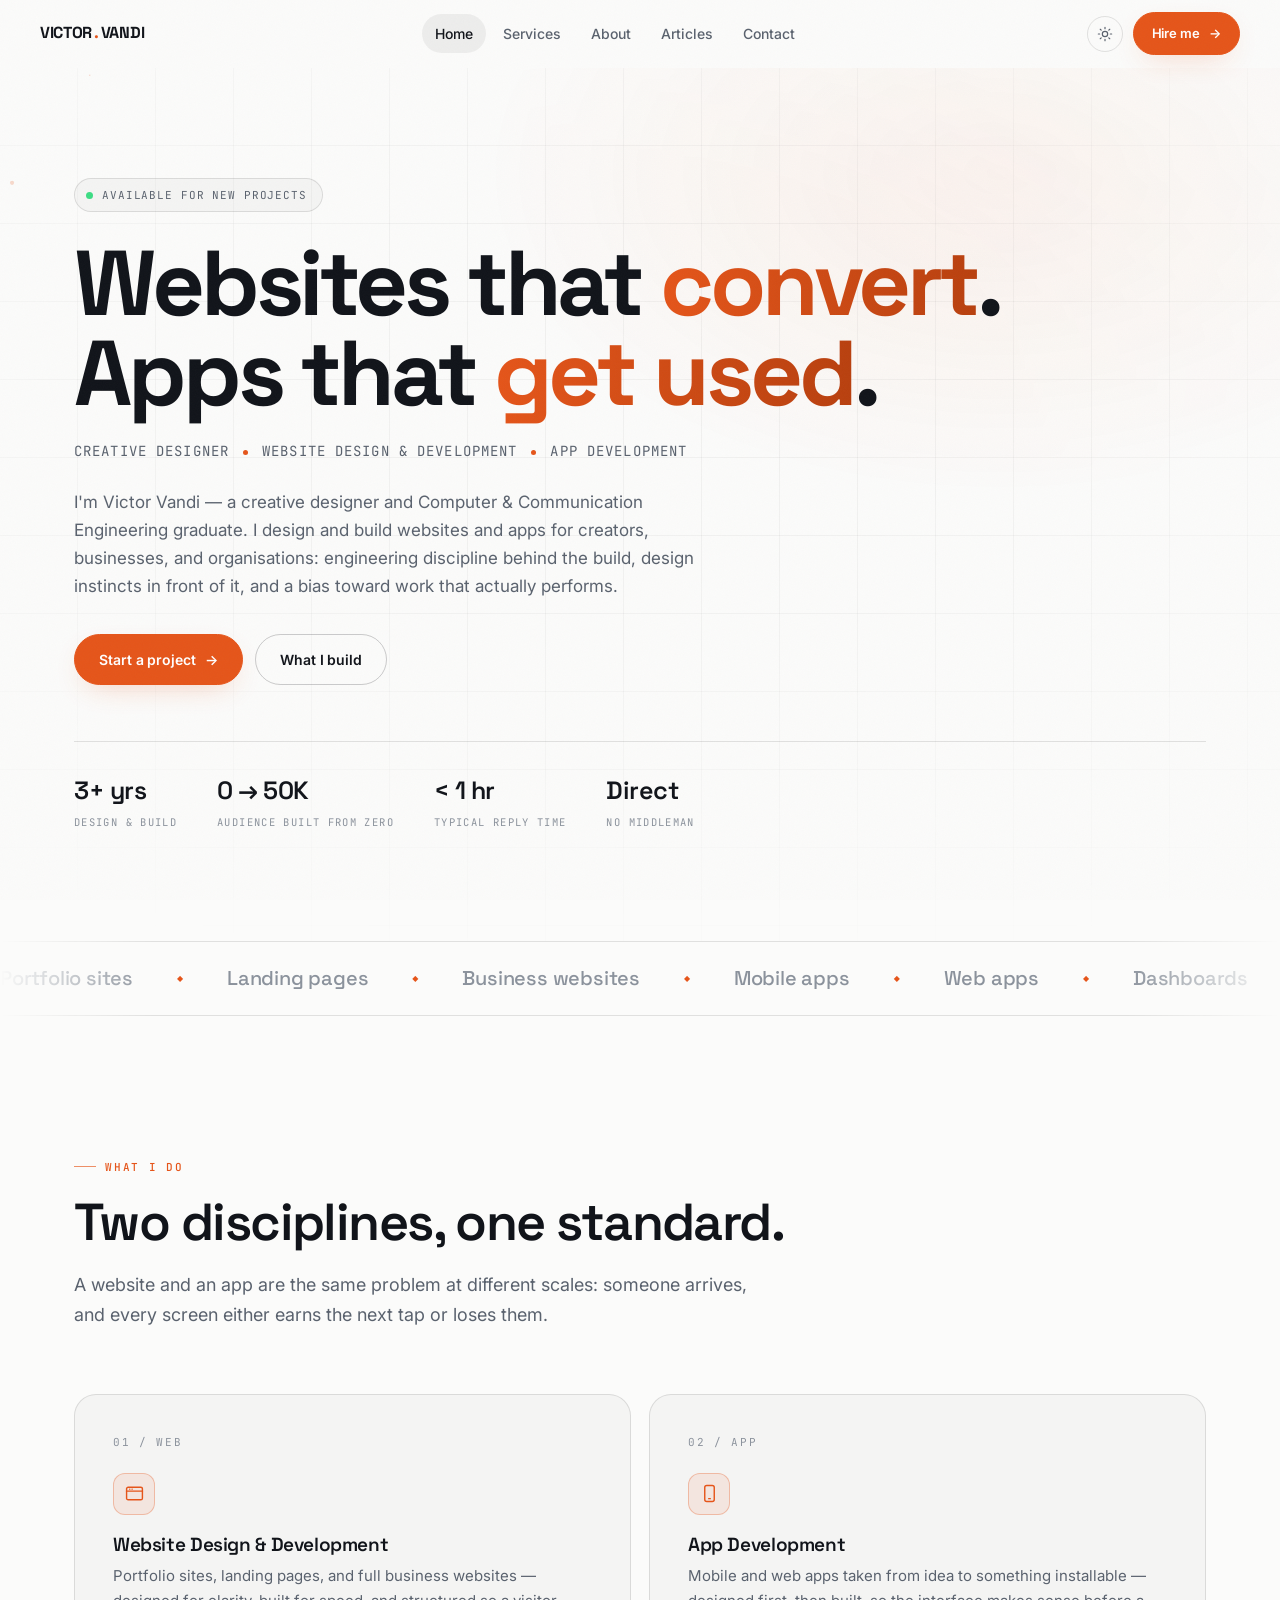
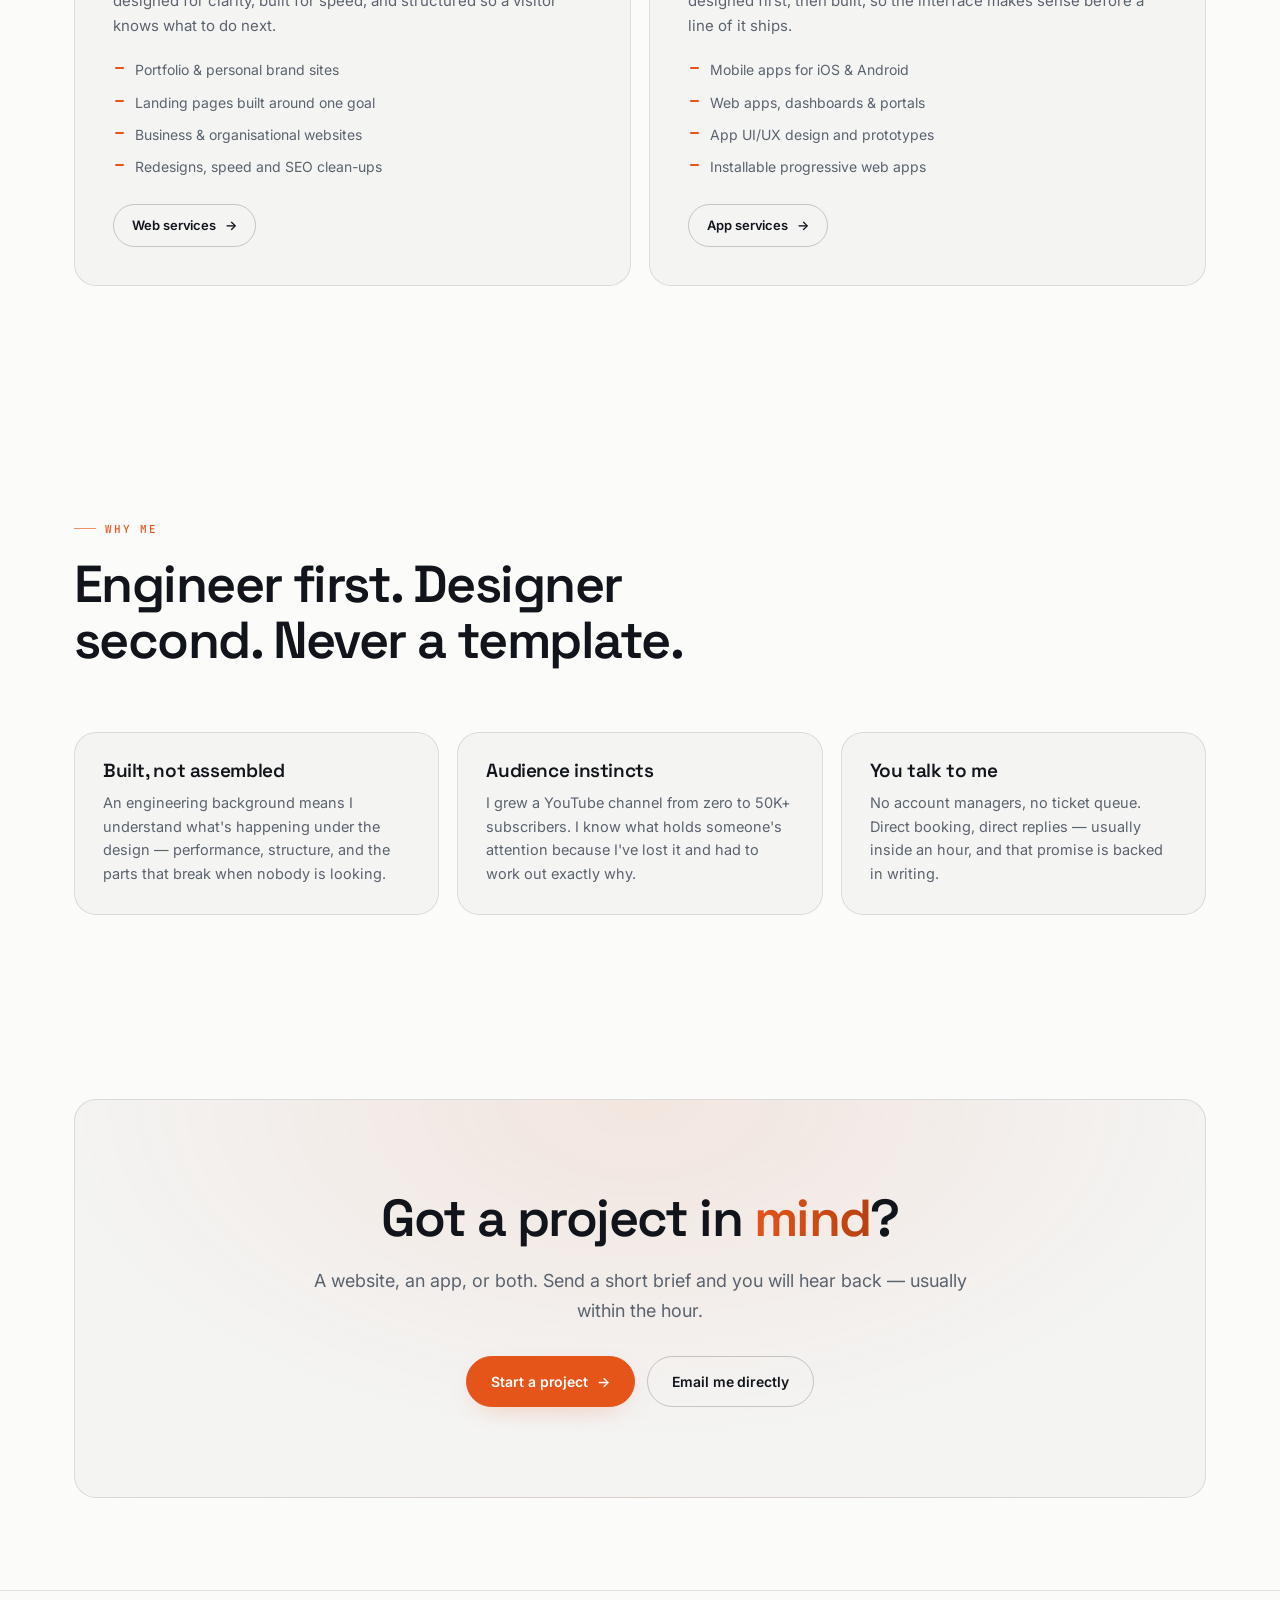
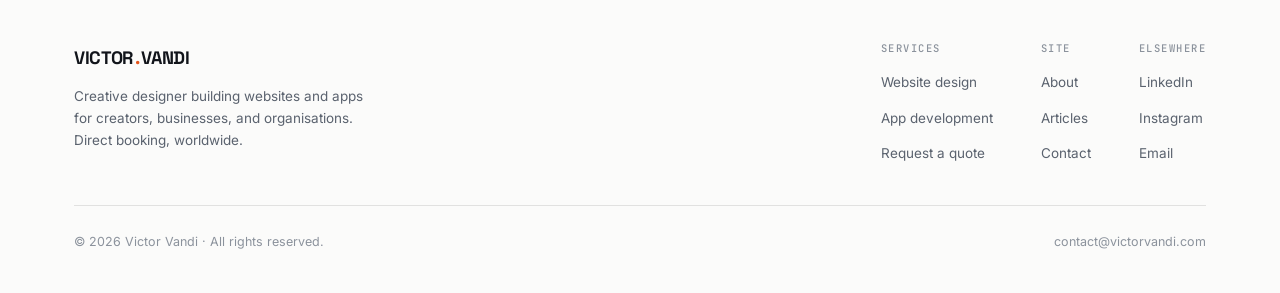
<file: index.html>
<!DOCTYPE html>
<html lang="en">
<head>
<meta charset="UTF-8"/>
<meta name="viewport" content="width=device-width, initial-scale=1"/>
<title>Victor Vandi — Creative Designer | Websites &amp; Apps</title>
<meta name="description" content="Victor Vandi is a creative designer who designs and builds fast, conversion-focused websites and apps for creators, businesses, and organisations. Direct booking — no platform middleman."/>
<meta name="author" content="Victor Vandi"/>
<meta name="robots" content="index, follow"/>
<meta name="theme-color" content="#08090b" media="(prefers-color-scheme: dark)"/>
<meta name="theme-color" content="#fbfbfa" media="(prefers-color-scheme: light)"/>
<link rel="canonical" href="https://victorvandi.com/"/>

<meta property="og:type" content="website"/>
<meta property="og:site_name" content="Victor Vandi"/>
<meta property="og:title" content="Victor Vandi — Creative Designer | Websites &amp; Apps"/>
<meta property="og:description" content="Creative designer building fast, conversion-focused websites and apps for creators, businesses, and organisations."/>
<meta property="og:url" content="https://victorvandi.com/"/>
<meta property="og:image" content="https://victorvandi.com/victor-vandi-profile.jpg"/>
<meta name="twitter:card" content="summary_large_image"/>
<meta name="twitter:title" content="Victor Vandi — Creative Designer | Websites &amp; Apps"/>
<meta name="twitter:description" content="Creative designer building fast, conversion-focused websites and apps for creators, businesses, and organisations."/>
<meta name="twitter:image" content="https://victorvandi.com/victor-vandi-profile.jpg"/>

<link rel="icon" href="data:image/svg+xml,%3Csvg xmlns='http://www.w3.org/2000/svg' viewBox='0 0 32 32'%3E%3Crect width='32' height='32' rx='8' fill='%2308090b'/%3E%3Ctext x='16' y='22' font-family='monospace' font-size='16' font-weight='700' fill='%23ff6b2c' text-anchor='middle'%3EV%3C/text%3E%3C/svg%3E"/>
<link rel="apple-touch-icon" href="/victor-vandi-profile.jpg"/>

<link rel="preconnect" href="https://fonts.googleapis.com"/>
<link rel="preconnect" href="https://fonts.gstatic.com" crossorigin/>
<link href="https://fonts.googleapis.com/css2?family=Inter:wght@400;500;600&family=JetBrains+Mono:wght@400;500&family=Space+Grotesk:wght@500;600;700&display=swap" rel="stylesheet"/>
<link rel="stylesheet" href="/style.css"/>

<script>
/* Set the theme before first paint so there is no flash. */
(function () {
  try {
    var t = localStorage.getItem('vv-theme');
    if (!t) t = matchMedia('(prefers-color-scheme: light)').matches ? 'light' : 'dark';
    document.documentElement.setAttribute('data-theme', t);
  } catch (e) { document.documentElement.setAttribute('data-theme', 'dark'); }
}());
</script>

<script type="application/ld+json">
{
  "@context": "https://schema.org",
  "@type": "ProfessionalService",
  "name": "Victor Vandi",
  "url": "https://victorvandi.com/",
  "image": "https://victorvandi.com/victor-vandi-profile.jpg",
  "email": "contact@victorvandi.com",
  "description": "Website design, web development and app development for creators, businesses and organisations.",
  "founder": {
    "@type": "Person",
    "name": "Victor Vandi",
    "jobTitle": "Creative Designer",
    "alumniOf": "Abubakar Tafawa Balewa University",
    "sameAs": [
      "https://www.linkedin.com/in/victorvandi",
      "https://www.instagram.com/victorvandi"
    ]
  },
  "areaServed": "Worldwide",
  "hasOfferCatalog": {
    "@type": "OfferCatalog",
    "name": "Services",
    "itemListElement": [
      { "@type": "Offer", "itemOffered": { "@type": "Service", "name": "Website Design & Development" } },
      { "@type": "Offer", "itemOffered": { "@type": "Service", "name": "App Development" } }
    ]
  }
}
</script>
</head>
<body>

<a class="skip-link" href="#main">Skip to content</a>
<div id="progress"></div>

<noscript>
  <div style="padding:12px 20px;background:#ff6b2c;color:#0a0a0a;text-align:center;font:500 14px/1.5 system-ui,sans-serif;">
    This site uses JavaScript for navigation. Please enable it, or email <a href="mailto:contact@victorvandi.com" style="color:inherit;text-decoration:underline;">contact@victorvandi.com</a> directly.
  </div>
</noscript>

<!-- ══════════ NAV ══════════ -->
<nav id="nav" aria-label="Primary">
  <a href="/" class="nav-logo" data-route="home">VICTOR<i>.</i>VANDI</a>

  <ul class="nav-menu" id="navMenu">
    <li><a href="/" data-route="home">Home</a></li>
    <li data-nav="work" hidden><a href="/work" data-route="work">Work</a></li>
    <li><a href="/services" data-route="services">Services</a></li>
    <li><a href="/about" data-route="about">About</a></li>
    <li><a href="/articles" data-route="articles">Articles</a></li>
    <li><a href="/contact" data-route="contact">Contact</a></li>
  </ul>

  <div class="nav-side">
    <button class="theme-btn" id="themeBtn" type="button" aria-label="Switch colour theme">
      <svg class="icon-moon" viewBox="0 0 24 24" fill="none" stroke="currentColor" stroke-width="1.8" stroke-linecap="round" stroke-linejoin="round"><path d="M21 12.8A9 9 0 1 1 11.2 3a7 7 0 0 0 9.8 9.8Z"/></svg>
      <svg class="icon-sun" viewBox="0 0 24 24" fill="none" stroke="currentColor" stroke-width="1.8" stroke-linecap="round" stroke-linejoin="round"><circle cx="12" cy="12" r="4"/><path d="M12 2v2M12 20v2M4.9 4.9l1.4 1.4M17.7 17.7l1.4 1.4M2 12h2M20 12h2M4.9 19.1l1.4-1.4M17.7 6.3l1.4-1.4"/></svg>
    </button>
    <a href="/contact" data-route="contact" class="btn btn--primary btn--sm">Hire me <span class="arw">→</span></a>
    <button class="nav-toggle" id="navToggle" type="button" aria-label="Menu" aria-expanded="false" aria-controls="navMenu">
      <span></span><span></span><span></span>
    </button>
  </div>
</nav>

<main id="main">

<!-- ══════════ HOME ══════════ -->
<div class="page" id="page-home">

  <section class="hero">
    <canvas id="hero-canvas" aria-hidden="true"></canvas>
    <div class="wrap">
      <span class="hero-badge"><span class="dot"></span> Available for new projects</span>

      <h1 class="hero-title">
        Websites that <span class="grad-text">convert</span>.<br/>
        Apps that <span class="grad-text">get used</span>.
      </h1>

      <div class="hero-sub">
        <span>Creative Designer</span>
        <span class="sep" aria-hidden="true"></span>
        <span>Website Design &amp; Development</span>
        <span class="sep" aria-hidden="true"></span>
        <span>App Development</span>
      </div>

      <p class="hero-desc">
        I'm Victor Vandi — a creative designer and Computer &amp; Communication Engineering graduate.
        I design and build websites and apps for creators, businesses, and organisations:
        engineering discipline behind the build, design instincts in front of it, and a bias
        toward work that actually performs.
      </p>

      <div class="hero-actions">
        <a href="/contact" data-route="contact" class="btn btn--primary">Start a project <span class="arw">→</span></a>
        <a href="/services" data-route="services" class="btn btn--ghost" id="heroSecondary">What I build</a>
      </div>

      <div class="hero-meta">
        <div class="hero-meta-item"><span class="hero-meta-val">3+ yrs</span><span class="hero-meta-key">Design &amp; build</span></div>
        <div class="hero-meta-item"><span class="hero-meta-val">0 → 50K</span><span class="hero-meta-key">Audience built from zero</span></div>
        <div class="hero-meta-item"><span class="hero-meta-val">&lt; 1 hr</span><span class="hero-meta-key">Typical reply time</span></div>
        <div class="hero-meta-item"><span class="hero-meta-val">Direct</span><span class="hero-meta-key">No middleman</span></div>
      </div>
    </div>
  </section>

  <div class="marquee" aria-hidden="true">
    <div class="marquee-track" id="marqueeTrack"></div>
  </div>

  <!-- Two disciplines -->
  <section class="section">
    <div class="wrap">
      <div class="section-head reveal">
        <span class="eyebrow">What I do</span>
        <h2 class="h-lg">Two disciplines, one standard.</h2>
        <p class="lede">A website and an app are the same problem at different scales: someone arrives, and every screen either earns the next tap or loses them.</p>
      </div>

      <div class="grid grid-2">
        <article class="card split-card reveal">
          <div class="split-num">01 / WEB</div>
          <div class="card-icon" aria-hidden="true">
            <svg viewBox="0 0 24 24" fill="none" stroke="currentColor" stroke-width="1.8" stroke-linecap="round" stroke-linejoin="round"><rect x="2" y="4" width="20" height="16" rx="2"/><path d="M2 9h20M6 6.5h.01M9 6.5h.01"/></svg>
          </div>
          <h3 class="card-title">Website Design &amp; Development</h3>
          <p class="card-text">Portfolio sites, landing pages, and full business websites — designed for clarity, built for speed, and structured so a visitor knows what to do next.</p>
          <ul class="card-list">
            <li>Portfolio &amp; personal brand sites</li>
            <li>Landing pages built around one goal</li>
            <li>Business &amp; organisational websites</li>
            <li>Redesigns, speed and SEO clean-ups</li>
          </ul>
          <a href="/services" data-route="services" class="btn btn--ghost btn--sm">Web services <span class="arw">→</span></a>
        </article>

        <article class="card split-card reveal">
          <div class="split-num">02 / APP</div>
          <div class="card-icon" aria-hidden="true">
            <svg viewBox="0 0 24 24" fill="none" stroke="currentColor" stroke-width="1.8" stroke-linecap="round" stroke-linejoin="round"><rect x="6" y="2" width="12" height="20" rx="2.5"/><path d="M11 18.5h2"/></svg>
          </div>
          <h3 class="card-title">App Development</h3>
          <p class="card-text">Mobile and web apps taken from idea to something installable — designed first, then built, so the interface makes sense before a line of it ships.</p>
          <ul class="card-list">
            <li>Mobile apps for iOS &amp; Android</li>
            <li>Web apps, dashboards &amp; portals</li>
            <li>App UI/UX design and prototypes</li>
            <li>Installable progressive web apps</li>
          </ul>
          <a href="/services" data-route="services" class="btn btn--ghost btn--sm">App services <span class="arw">→</span></a>
        </article>
      </div>
    </div>
  </section>

  <!-- Selected work — revealed by app.js only when PROJECTS has entries -->
  <section class="section section--tight" id="homeWorkSection" hidden>
    <div class="wrap">
      <div class="section-head reveal">
        <span class="eyebrow">Selected work</span>
        <h2 class="h-lg">Recent builds.</h2>
      </div>
      <div class="grid grid-2" id="homeWorkGrid"></div>
      <div style="margin-top:28px;">
        <a href="/work" data-route="work" class="btn btn--ghost btn--sm reveal">View all work <span class="arw">→</span></a>
      </div>
    </div>
  </section>

  <!-- Why -->
  <section class="section section--tight">
    <div class="wrap">
      <div class="section-head reveal">
        <span class="eyebrow">Why me</span>
        <h2 class="h-lg">Engineer first. Designer second. Never a template.</h2>
      </div>
      <div class="grid grid-3">
        <article class="card reveal">
          <h3 class="card-title">Built, not assembled</h3>
          <p class="card-text">An engineering background means I understand what's happening under the design — performance, structure, and the parts that break when nobody is looking.</p>
        </article>
        <article class="card reveal">
          <h3 class="card-title">Audience instincts</h3>
          <p class="card-text">I grew a YouTube channel from zero to 50K+ subscribers. I know what holds someone's attention because I've lost it and had to work out exactly why.</p>
        </article>
        <article class="card reveal">
          <h3 class="card-title">You talk to me</h3>
          <p class="card-text">No account managers, no ticket queue. Direct booking, direct replies — usually inside an hour, and that promise is backed in writing.</p>
        </article>
      </div>
    </div>
  </section>

  <section class="section section--tight">
    <div class="wrap"><div class="cta-band reveal" id="ctaHome"></div></div>
  </section>
</div>

<!-- ══════════ WORK ══════════ -->
<!-- Only reachable while PROJECTS in app.js has entries; otherwise /work
     redirects to /services and this page is never shown. -->
<div class="page" id="page-work">
  <section class="section">
    <div class="wrap">
      <div class="section-head reveal">
        <span class="eyebrow">Portfolio</span>
        <h2 class="h-xl">Work.</h2>
        <p class="lede">A small, honest selection. I'd rather show you a few real things than pad a grid.</p>
      </div>
      <div class="grid grid-2" id="workGrid"></div>
    </div>
  </section>

  <section class="section section--tight">
    <div class="wrap"><div class="cta-band reveal" id="ctaWork"></div></div>
  </section>
</div>

<!-- ══════════ SERVICES ══════════ -->
<div class="page" id="page-services">
  <section class="section">
    <div class="wrap">
      <div class="section-head reveal">
        <span class="eyebrow">Services</span>
        <h2 class="h-xl">What I build.</h2>
        <p class="lede">Two service lines, scoped per project. No packages to squeeze your idea into.</p>
      </div>

      <h3 class="h-md reveal" style="margin-bottom:22px;">Website design &amp; development</h3>
      <div class="grid grid-2">
        <article class="card reveal">
          <div class="card-icon" aria-hidden="true"><svg viewBox="0 0 24 24" fill="none" stroke="currentColor" stroke-width="1.8" stroke-linecap="round" stroke-linejoin="round"><path d="M4 20V10M10 20V4M16 20v-7M22 20H2"/></svg></div>
          <h4 class="card-title">Portfolio &amp; personal brand sites</h4>
          <p class="card-text">For creators, designers, and professionals whose work should do the selling. Clean layouts, fast galleries, and a contact path that doesn't get lost.</p>
        </article>
        <article class="card reveal">
          <div class="card-icon" aria-hidden="true"><svg viewBox="0 0 24 24" fill="none" stroke="currentColor" stroke-width="1.8" stroke-linecap="round" stroke-linejoin="round"><path d="M13 2 4 14h7l-1 8 9-12h-7z"/></svg></div>
          <h4 class="card-title">Landing pages</h4>
          <p class="card-text">One page, one goal — a launch, a service, a lead magnet. Every section earns its place or it comes out.</p>
        </article>
        <article class="card reveal">
          <div class="card-icon" aria-hidden="true"><svg viewBox="0 0 24 24" fill="none" stroke="currentColor" stroke-width="1.8" stroke-linecap="round" stroke-linejoin="round"><path d="M3 21V8l9-5 9 5v13M9 21v-6h6v6"/></svg></div>
          <h4 class="card-title">Business &amp; organisation sites</h4>
          <p class="card-text">Multi-page websites for companies, agencies, and organisations — services, team, proof, and a booking or enquiry flow that actually converts.</p>
        </article>
        <article class="card reveal">
          <div class="card-icon" aria-hidden="true"><svg viewBox="0 0 24 24" fill="none" stroke="currentColor" stroke-width="1.8" stroke-linecap="round" stroke-linejoin="round"><path d="M21 12a9 9 0 1 1-2.6-6.4M21 3v6h-6"/></svg></div>
          <h4 class="card-title">Redesigns &amp; performance fixes</h4>
          <p class="card-text">Already have a site that's slow, dated, or leaking visitors? I audit it, rebuild what's broken, and leave you something measurably faster.</p>
        </article>
      </div>

      <hr class="rule" style="margin-block:clamp(44px,6vw,72px);"/>

      <h3 class="h-md reveal" style="margin-bottom:22px;">App development</h3>
      <div class="grid grid-2">
        <article class="card reveal">
          <div class="card-icon" aria-hidden="true"><svg viewBox="0 0 24 24" fill="none" stroke="currentColor" stroke-width="1.8" stroke-linecap="round" stroke-linejoin="round"><rect x="6" y="2" width="12" height="20" rx="2.5"/><path d="M11 18.5h2"/></svg></div>
          <h4 class="card-title">Mobile apps</h4>
          <p class="card-text">Apps for iOS and Android — from a single-purpose tool to a full product. Designed around the one thing your user opens it to do, so the rest doesn't get in the way.</p>
        </article>
        <article class="card reveal">
          <div class="card-icon" aria-hidden="true"><svg viewBox="0 0 24 24" fill="none" stroke="currentColor" stroke-width="1.8" stroke-linecap="round" stroke-linejoin="round"><rect x="2" y="4" width="20" height="16" rx="2"/><path d="M2 9h20M7 13h4M7 16h8"/></svg></div>
          <h4 class="card-title">Web apps &amp; dashboards</h4>
          <p class="card-text">Booking systems, admin panels, client portals, internal tools. The kind of software that has to stay readable when the data gets messy and the user is in a hurry.</p>
        </article>
        <article class="card reveal">
          <div class="card-icon" aria-hidden="true"><svg viewBox="0 0 24 24" fill="none" stroke="currentColor" stroke-width="1.8" stroke-linecap="round" stroke-linejoin="round"><path d="M12 19l7-7 3 3-7 7-3-3z"/><path d="M18 13l-1.5-7.5L2 2l3.5 14.5L13 18l5-5z"/><path d="M2 2l7.586 7.586"/><circle cx="11" cy="11" r="2"/></svg></div>
          <h4 class="card-title">App UI/UX design</h4>
          <p class="card-text">Screens, flows, and clickable prototypes before anything is built. Cheaper to move a button in a prototype than to rewrite a screen after launch.</p>
        </article>
        <article class="card reveal">
          <div class="card-icon" aria-hidden="true"><svg viewBox="0 0 24 24" fill="none" stroke="currentColor" stroke-width="1.8" stroke-linecap="round" stroke-linejoin="round"><path d="M12 2v14M6 10l6 6 6-6M4 20h16"/></svg></div>
          <h4 class="card-title">Progressive web apps</h4>
          <p class="card-text">Installs from the browser, works offline, no app store gatekeeping. Often the fastest route to shipping when you need something in people's hands now.</p>
        </article>
      </div>

      <hr class="rule" style="margin-block:clamp(44px,6vw,72px);"/>

      <div class="grid grid-2" style="gap:clamp(24px,4vw,48px);align-items:start;">
        <div class="reveal">
          <h3 class="h-md" style="margin-bottom:8px;">Pricing</h3>
          <p class="card-text" style="margin-bottom:20px;">
            Every project is quoted on scope — page or screen count, build complexity, integrations, turnaround.
            Tell me what you need and you'll get a straight number, not a range that moves later.
          </p>
          <a href="/contact" data-route="contact" class="btn btn--primary btn--sm">Request a quote <span class="arw">→</span></a>
        </div>
        <div class="reveal">
          <h3 class="h-md" style="margin-bottom:14px;">Tools I work in</h3>
          <div class="chips" id="toolChips"></div>
        </div>
      </div>

      <hr class="rule" style="margin-block:clamp(44px,6vw,72px);"/>

      <h3 class="h-md reveal" style="margin-bottom:6px;">Where my work and reviews live</h3>
      <p class="lede reveal" style="margin-top:0;margin-bottom:26px;">
        Client projects sit with their owners rather than in a public gallery. These profiles carry
        the work history and the reviews — and I'll send samples matched to your project on request.
      </p>
      <div class="platform-panel reveal" id="platformPanel"></div>

      <div class="notice reveal" style="margin-top:26px;">
        <span aria-hidden="true">✴</span>
        <p style="margin:0;"><strong>Want to see something specific?</strong> Tell me the type — a landing page, a business site, a mobile app, a dashboard — and I'll send a matching sample. <a class="link-inline" href="/contact" data-route="contact">Ask for samples</a>.</p>
      </div>

      <hr class="rule" style="margin-block:clamp(44px,6vw,72px);"/>

      <h3 class="h-md reveal" style="margin-bottom:6px;">How a project runs</h3>
      <p class="lede reveal" style="margin-top:0;margin-bottom:26px;">Same four steps whether it's a website or an app.</p>
      <div class="steps reveal" id="stepsList"></div>
    </div>
  </section>

  <section class="section section--tight">
    <div class="wrap"><div class="cta-band reveal" id="ctaServices"></div></div>
  </section>
</div>

<!-- ══════════ ABOUT ══════════ -->
<div class="page" id="page-about">
  <section class="section">
    <div class="wrap">
      <div class="section-head reveal">
        <span class="eyebrow">Who I am</span>
        <h2 class="h-xl">About.</h2>
      </div>

      <div class="about-grid">
        <div class="reveal">
          <figure class="about-photo" style="margin:0;">
            <img src="/victor-vandi-profile.jpg" alt="Portrait of Victor Vandi" width="640" height="800" loading="lazy" decoding="async"/>
          </figure>
          <div class="facts">
            <div class="fact"><span class="fact-k">University</span><span class="fact-v">ATBU, Bauchi</span></div>
            <div class="fact"><span class="fact-k">Degree</span><span class="fact-v">Computer &amp; Comm. Eng.</span></div>
            <div class="fact"><span class="fact-k">Experience</span><span class="fact-v">3+ years</span></div>
            <div class="fact"><span class="fact-k">Role</span><span class="fact-v">Creative Designer</span></div>
            <div class="fact"><span class="fact-k">Own channel</span><span class="fact-v">Grown 0 → 50K+</span></div>
            <div class="fact"><span class="fact-k">Focus</span><span class="fact-v">Websites &amp; apps</span></div>
            <div class="fact"><span class="fact-k">Booking</span><span class="fact-v">Direct</span></div>
          </div>
        </div>

        <div class="reveal">
          <h3 class="h-lg" style="margin-bottom:24px;">I studied engineering.<br/>I think like a <span class="grad-text">designer</span>.</h3>

          <div class="prose">
            <p>
              I'm a <strong>creative designer</strong> and a <strong>Computer and Communication
              Engineering graduate</strong> from <strong>Abubakar Tafawa Balewa University</strong>.
              Somewhere between lectures I started a YouTube channel — and that turned into the most
              useful education I've had.
            </p>
            <p>
              I grew that channel from zero to <strong>50,000+ subscribers</strong>. Doing it meant
              learning every part of the thing myself, right down to the website that had to sit
              behind it. Nobody handed me a template. I learned by watching things fail and working
              out exactly which part lost the person on the other end.
            </p>

            <div class="pullquote">
              "Every skill I sell, I learned because something of my own wasn't working and I refused to leave it broken."
            </div>

            <p>
              That's the through-line in both things I do now. A <strong>website</strong> and an
              <strong>app</strong> are the same problem at different scales: someone arrives with an
              intention, and every screen either moves them forward or gives them a reason to leave.
              The engineering side keeps me honest about performance and structure; the design side
              keeps me honest about whether any of it is actually pleasant to use.
            </p>
            <p>
              Today I design and build <strong>websites and apps</strong> for creators, businesses,
              and organisations — from a landing page to a full product. I work
              <strong>directly with clients</strong>: you talk to the person doing the work, and you
              hear back fast.
            </p>
            <p>
              If you care more about whether a thing performs than whether it wins a design award,
              we'll get along fine.
            </p>
          </div>

          <div class="chips" style="margin-top:26px;" id="aboutChips"></div>

          <div class="socials" id="aboutSocials"></div>
        </div>
      </div>
    </div>
  </section>

  <section class="section section--tight">
    <div class="wrap"><div class="cta-band reveal" id="ctaAbout"></div></div>
  </section>
</div>

<!-- ══════════ ARTICLES ══════════ -->
<div class="page" id="page-articles">
  <section class="section">
    <div class="wrap">
      <div class="section-head reveal">
        <span class="eyebrow">Free knowledge</span>
        <h2 class="h-xl">Articles.</h2>
        <p class="lede">What actually makes a website work — conversion, speed, structure, and why beautiful isn't enough. Written from projects, not from a content calendar.</p>
      </div>
      <div class="grid grid-3" id="articleGrid"></div>
    </div>
  </section>
</div>

<!-- ══════════ CONTACT ══════════ -->
<div class="page" id="page-contact">
  <section class="section">
    <div class="wrap">
      <div class="section-head reveal">
        <span class="eyebrow">Get in touch</span>
        <h2 class="h-xl">Let's build it.</h2>
        <p class="lede">Tell me what you need — a website, an app, or both. You'll get a real reply from me, not an auto-responder.</p>
      </div>

      <div class="contact-grid">
        <div class="reveal">
          <div class="contact-lines" id="contactLines"></div>

          <div class="guarantee">
            <span class="guarantee-icon" aria-hidden="true">⚡</span>
            <div>
              <strong>1-hour response guarantee</strong>
              <span>If I don't reply within one hour of your message, you get <b class="text-accent">50% off</b> your first order. No questions asked.</span>
            </div>
          </div>
        </div>

        <div class="form-panel reveal">
          <form id="bookingForm" novalidate>
            <input type="hidden" name="access_key" value="986db3c1-3fa7-46e6-9bbb-e6b0c39f8c0e"/>
            <input type="hidden" name="subject" value="New project enquiry — victorvandi.com"/>
            <input type="hidden" name="from_name" value="victorvandi.com"/>
            <label class="visually-hidden" for="botcheck">Leave this field empty</label>
            <input id="botcheck" type="checkbox" name="botcheck" tabindex="-1" autocomplete="off" style="position:absolute;left:-9999px;" aria-hidden="true"/>

            <div class="field">
              <label for="f-name">Full name</label>
              <input id="f-name" type="text" name="name" placeholder="Your name" required autocomplete="name"/>
            </div>
            <div class="field">
              <label for="f-email">Email address</label>
              <input id="f-email" type="email" name="email" placeholder="you@example.com" required autocomplete="email"/>
            </div>
            <div class="field">
              <label for="f-phone">Phone / WhatsApp <span style="text-transform:none;letter-spacing:0;">(optional)</span></label>
              <input id="f-phone" type="tel" name="phone" placeholder="+234 000 000 0000" autocomplete="tel"/>
            </div>
            <div class="field">
              <label for="f-service">What do you need?</label>
              <select id="f-service" name="service" required>
                <option value="" disabled selected>Select a service</option>
                <option>Portfolio / personal brand site</option>
                <option>Landing page</option>
                <option>Business or organisation website</option>
                <option>Website redesign or speed fix</option>
                <option>Mobile app (iOS / Android)</option>
                <option>Web app or dashboard</option>
                <option>App UI/UX design</option>
                <option>Progressive web app</option>
                <option>Website + app (both)</option>
                <option>Not sure yet — let's talk</option>
              </select>
            </div>
            <div class="field">
              <label for="f-message">Project details</label>
              <textarea id="f-message" name="message" placeholder="What it's for, what you have already, and your timeline." required></textarea>
            </div>

            <button type="submit" class="btn btn--primary btn--wide" id="submitBtn">Send enquiry <span class="arw">→</span></button>
            <p class="form-status" id="formStatus" role="status" aria-live="polite"></p>
            <p class="form-note">Or email <a class="link-inline" href="mailto:contact@victorvandi.com">contact@victorvandi.com</a> directly.</p>
          </form>

          <div class="form-done" id="formDone">
            <div class="form-done-icon" aria-hidden="true">✓</div>
            <h3 class="card-title">Enquiry received</h3>
            <p class="card-text">Thanks — I'll read your details and reply personally. Check your inbox (and spam folder) shortly.</p>
          </div>
        </div>
      </div>
    </div>
  </section>
</div>

</main>

<!-- ══════════ FOOTER ══════════ -->
<footer>
  <div class="wrap">
    <div class="footer-top">
      <div class="footer-brand">
        <a href="/" class="nav-logo" data-route="home">VICTOR<i>.</i>VANDI</a>
        <p>Creative designer building websites and apps for creators, businesses, and organisations. Direct booking, worldwide.</p>
      </div>
      <div class="footer-cols">
        <div class="footer-col">
          <h4>Services</h4>
          <ul>
            <li><a href="/services" data-route="services">Website design</a></li>
            <li><a href="/services" data-route="services">App development</a></li>
            <li><a href="/contact" data-route="contact">Request a quote</a></li>
          </ul>
        </div>
        <div class="footer-col">
          <h4>Site</h4>
          <ul>
            <li data-nav="work" hidden><a href="/work" data-route="work">Work</a></li>
            <li><a href="/about" data-route="about">About</a></li>
            <li><a href="/articles" data-route="articles">Articles</a></li>
            <li><a href="/contact" data-route="contact">Contact</a></li>
          </ul>
        </div>
        <div class="footer-col">
          <h4>Elsewhere</h4>
          <ul id="footerElsewhere"></ul>
        </div>
      </div>
    </div>
    <div class="footer-bottom">
      <span id="footerCopy">© Victor Vandi</span>
      <span>contact@victorvandi.com</span>
    </div>
  </div>
</footer>

<!-- ══════════ ARTICLE MODAL ══════════ -->
<div class="modal" id="modal" role="dialog" aria-modal="true" aria-labelledby="modalTitle" hidden>
  <article class="modal-box" id="modalBox">
    <button class="modal-close" id="modalClose" type="button" aria-label="Close article">✕</button>
    <span class="modal-tag" id="modalTag"></span>
    <h2 class="modal-title" id="modalTitle"></h2>
    <div class="modal-meta" id="modalMeta"></div>
    <div class="modal-body" id="modalBody"></div>
  </article>
</div>

<script src="/articles.js"></script>
<script src="/app.js"></script>
</body>
</html>
</file>
<file: style.css>
/* ==========================================================================
   Victor Vandi — victorvandi.com
   Web Design & Development · Video Editing
   ========================================================================== */

/* --------------------------------------------------------------------------
   1. Design tokens
   -------------------------------------------------------------------------- */
:root {
  color-scheme: dark;

  /* Surfaces */
  --bg:            #08090b;
  --bg-elev:       #0d0f13;
  --surface:       rgba(255, 255, 255, 0.028);
  --surface-hover: rgba(255, 255, 255, 0.055);
  --line:          rgba(255, 255, 255, 0.09);
  --line-strong:   rgba(255, 255, 255, 0.16);

  /* Text */
  --text:  #f4f5f7;
  --muted: #9aa1ab;
  --dim:   #626a75;

  /* Brand */
  --accent:      #ff6b2c;
  --accent-soft: #ffa15c;
  --accent-ink:  #0a0a0a;
  --accent-wash: rgba(255, 107, 44, 0.12);
  --accent-line: rgba(255, 107, 44, 0.32);

  /* Typography */
  --font-display: "Space Grotesk", "Segoe UI", system-ui, sans-serif;
  --font-body:    "Inter", system-ui, -apple-system, "Segoe UI", sans-serif;
  --font-mono:    "JetBrains Mono", ui-monospace, "SFMono-Regular", monospace;

  /* Rhythm */
  --shell:  1180px;
  --gutter: 24px;
  --r-sm:   10px;
  --r-md:   16px;
  --r-lg:   22px;

  /* Depth */
  --shadow-sm: 0 1px 2px rgba(0, 0, 0, 0.4);
  --shadow-md: 0 18px 40px -22px rgba(0, 0, 0, 0.9);
  --shadow-lg: 0 40px 90px -40px rgba(0, 0, 0, 0.95);

  --ease: cubic-bezier(0.22, 1, 0.36, 1);
}

[data-theme="light"] {
  color-scheme: light;

  --bg:            #fbfbfa;
  --bg-elev:       #ffffff;
  --surface:       rgba(10, 12, 16, 0.028);
  --surface-hover: rgba(10, 12, 16, 0.055);
  --line:          rgba(10, 12, 16, 0.11);
  --line-strong:   rgba(10, 12, 16, 0.2);

  --text:  #11141a;
  --muted: #5a626e;
  --dim:   #8b929c;

  --accent:      #e5551a;
  --accent-soft: #b8400f;
  --accent-ink:  #ffffff;
  --accent-wash: rgba(229, 85, 26, 0.09);
  --accent-line: rgba(229, 85, 26, 0.3);

  --shadow-sm: 0 1px 2px rgba(16, 20, 26, 0.06);
  --shadow-md: 0 18px 40px -26px rgba(16, 20, 26, 0.35);
  --shadow-lg: 0 40px 90px -44px rgba(16, 20, 26, 0.4);
}

/* --------------------------------------------------------------------------
   2. Reset & base
   -------------------------------------------------------------------------- */
*, *::before, *::after { box-sizing: border-box; }

html {
  -webkit-text-size-adjust: 100%;
  scroll-behavior: smooth;
}

body {
  margin: 0;
  background: var(--bg);
  color: var(--text);
  font-family: var(--font-body);
  font-size: 16px;
  line-height: 1.65;
  font-synthesis-weight: none;
  -webkit-font-smoothing: antialiased;
  -moz-osx-font-smoothing: grayscale;
  overflow-x: hidden;
}

img, svg, video { display: block; max-width: 100%; }
img { height: auto; }

a { color: inherit; text-decoration: none; }

button, input, select, textarea { font: inherit; color: inherit; }

h1, h2, h3, h4 {
  font-family: var(--font-display);
  font-weight: 600;
  letter-spacing: -0.03em;
  line-height: 1.08;
  margin: 0;
  text-wrap: balance;
}

p { margin: 0 0 1em; text-wrap: pretty; }

::selection { background: var(--accent); color: var(--accent-ink); }

:focus-visible {
  outline: 2px solid var(--accent);
  outline-offset: 3px;
  border-radius: 4px;
}

.skip-link {
  position: absolute;
  left: 16px;
  top: -60px;
  z-index: 200;
  padding: 10px 18px;
  border-radius: var(--r-sm);
  background: var(--accent);
  color: var(--accent-ink);
  font-weight: 600;
  transition: top 0.2s var(--ease);
}
.skip-link:focus { top: 16px; }

.visually-hidden {
  position: absolute;
  width: 1px; height: 1px;
  padding: 0; margin: -1px;
  overflow: hidden;
  clip-path: inset(50%);
  white-space: nowrap;
}

/* Ambient grain — kept extremely subtle, non-interactive */
body::after {
  content: "";
  position: fixed;
  inset: 0;
  z-index: 999;
  pointer-events: none;
  opacity: 0.028;
  background-image: url("data:image/svg+xml,%3Csvg xmlns='http://www.w3.org/2000/svg' width='140' height='140'%3E%3Cfilter id='n'%3E%3CfeTurbulence type='fractalNoise' baseFrequency='0.85' numOctaves='3'/%3E%3C/filter%3E%3Crect width='100%25' height='100%25' filter='url(%23n)'/%3E%3C/svg%3E");
}

/* --------------------------------------------------------------------------
   3. Layout primitives
   -------------------------------------------------------------------------- */
.wrap {
  width: 100%;
  max-width: var(--shell);
  margin-inline: auto;
  padding-inline: var(--gutter);
}

.section { padding-block: clamp(72px, 11vw, 132px); }
.section--tight { padding-block: clamp(56px, 8vw, 92px); }

.section-head { max-width: 720px; margin-bottom: clamp(40px, 6vw, 64px); }
.section-head--center { margin-inline: auto; text-align: center; }

.eyebrow {
  display: inline-flex;
  align-items: center;
  gap: 9px;
  font-family: var(--font-mono);
  font-size: 11px;
  font-weight: 500;
  letter-spacing: 0.16em;
  text-transform: uppercase;
  color: var(--accent);
  margin-bottom: 18px;
}
.eyebrow::before {
  content: "";
  width: 22px;
  height: 1px;
  background: var(--accent);
  opacity: 0.65;
}
.section-head--center .eyebrow::before { display: none; }

.h-xl { font-size: clamp(40px, 7.4vw, 78px); }
.h-lg { font-size: clamp(32px, 4.8vw, 52px); }
.h-md { font-size: clamp(23px, 2.6vw, 30px); }
.h-sm { font-size: clamp(18px, 2vw, 21px); }

.lede {
  font-size: clamp(15px, 1.6vw, 18px);
  color: var(--muted);
  max-width: 62ch;
  margin-top: 20px;
}

.text-accent { color: var(--accent); }

/* Emphasis words. The gradient runs accent -> accent-soft only, so a single
   short word still reads as a deliberate colour rather than a half-faded one,
   and `box-decoration-break: clone` gives each line its own gradient when the
   span wraps. */
.grad-text {
  background: linear-gradient(92deg, var(--accent), var(--accent-soft));
  -webkit-background-clip: text;
  background-clip: text;
  color: transparent;
  -webkit-box-decoration-break: clone;
  box-decoration-break: clone;
}

.rule {
  height: 1px;
  border: 0;
  margin: 0;
  background: linear-gradient(90deg, transparent, var(--line), transparent);
}

/* --------------------------------------------------------------------------
   4. Buttons
   -------------------------------------------------------------------------- */
.btn {
  --btn-bg: transparent;
  --btn-fg: var(--text);
  --btn-bd: var(--line-strong);
  position: relative;
  display: inline-flex;
  align-items: center;
  justify-content: center;
  gap: 9px;
  padding: 13px 24px;
  border: 1px solid var(--btn-bd);
  border-radius: 100px;
  background: var(--btn-bg);
  color: var(--btn-fg);
  font-size: 14px;
  font-weight: 600;
  letter-spacing: -0.005em;
  cursor: pointer;
  white-space: nowrap;
  transition: transform 0.25s var(--ease), background 0.25s var(--ease),
              border-color 0.25s var(--ease), box-shadow 0.25s var(--ease);
}
.btn:hover { transform: translateY(-2px); }
.btn:active { transform: translateY(0); }

.btn--primary {
  --btn-bg: var(--accent);
  --btn-fg: var(--accent-ink);
  --btn-bd: var(--accent);
  box-shadow: 0 10px 30px -12px var(--accent-line);
}
.btn--primary:hover { box-shadow: 0 18px 40px -14px var(--accent-line); }

.btn--ghost:hover { background: var(--surface-hover); border-color: var(--text); }

.btn--wide { width: 100%; }
.btn--sm { padding: 10px 18px; font-size: 13px; }

.btn .arw { transition: transform 0.25s var(--ease); }
.btn:hover .arw { transform: translateX(3px); }

.link-inline {
  color: var(--accent);
  border-bottom: 1px solid var(--accent-line);
  transition: border-color 0.2s var(--ease);
}
.link-inline:hover { border-color: var(--accent); }

/* --------------------------------------------------------------------------
   5. Navigation
   -------------------------------------------------------------------------- */
#nav {
  position: fixed;
  inset: 0 0 auto;
  z-index: 100;
  display: flex;
  align-items: center;
  justify-content: space-between;
  gap: 16px;
  height: 68px;
  padding-inline: clamp(16px, 4vw, 40px);
  background: color-mix(in srgb, var(--bg) 72%, transparent);
  backdrop-filter: blur(18px) saturate(150%);
  -webkit-backdrop-filter: blur(18px) saturate(150%);
  border-bottom: 1px solid transparent;
  transition: border-color 0.3s var(--ease), background 0.3s var(--ease);
}
#nav.is-stuck {
  border-bottom-color: var(--line);
  background: color-mix(in srgb, var(--bg) 90%, transparent);
}

.nav-logo {
  font-family: var(--font-display);
  font-size: 16px;
  font-weight: 700;
  letter-spacing: -0.02em;
  display: inline-flex;
  align-items: center;
  gap: 2px;
}
.nav-logo i { color: var(--accent); font-style: normal; }

.nav-menu {
  display: flex;
  align-items: center;
  gap: 4px;
  list-style: none;
  margin: 0;
  padding: 0;
}

.nav-menu a {
  display: block;
  padding: 8px 13px;
  border-radius: 100px;
  font-size: 14px;
  font-weight: 500;
  color: var(--muted);
  transition: color 0.2s var(--ease), background 0.2s var(--ease);
}
.nav-menu a:hover { color: var(--text); background: var(--surface-hover); }
.nav-menu a[aria-current="page"] { color: var(--text); background: var(--surface-hover); }

.nav-side { display: flex; align-items: center; gap: 10px; }

.theme-btn {
  display: grid;
  place-items: center;
  width: 36px;
  height: 36px;
  border: 1px solid var(--line);
  border-radius: 50%;
  background: transparent;
  color: var(--muted);
  cursor: pointer;
  transition: color 0.2s var(--ease), border-color 0.2s var(--ease), transform 0.2s var(--ease);
}
.theme-btn:hover { color: var(--text); border-color: var(--line-strong); transform: rotate(18deg); }
.theme-btn svg { width: 16px; height: 16px; }
.icon-sun { display: none; }
[data-theme="light"] .icon-sun { display: block; }
[data-theme="light"] .icon-moon { display: none; }

.nav-toggle {
  display: none;
  width: 38px;
  height: 38px;
  border: 1px solid var(--line);
  border-radius: 10px;
  background: transparent;
  cursor: pointer;
  padding: 0;
  place-items: center;
}
.nav-toggle span {
  display: block;
  width: 16px;
  height: 1.5px;
  margin: 3px auto;
  background: var(--text);
  border-radius: 2px;
  transition: transform 0.28s var(--ease), opacity 0.2s var(--ease);
}
.nav-toggle[aria-expanded="true"] span:nth-child(1) { transform: translateY(4.5px) rotate(45deg); }
.nav-toggle[aria-expanded="true"] span:nth-child(2) { opacity: 0; }
.nav-toggle[aria-expanded="true"] span:nth-child(3) { transform: translateY(-4.5px) rotate(-45deg); }

/* Reading progress */
#progress {
  position: fixed;
  top: 0; left: 0;
  z-index: 101;
  height: 2px;
  width: 0;
  background: linear-gradient(90deg, var(--accent), var(--accent-soft));
  transition: width 0.1s linear;
}

/* --------------------------------------------------------------------------
   6. Page shell (client-side routing)
   -------------------------------------------------------------------------- */
.page { display: none; }
.page.is-active { display: block; animation: pageIn 0.5s var(--ease) both; }

@keyframes pageIn {
  from { opacity: 0; transform: translateY(12px); }
  to   { opacity: 1; transform: none; }
}

main { padding-top: 68px; }

/* --------------------------------------------------------------------------
   7. Hero
   -------------------------------------------------------------------------- */
.hero {
  position: relative;
  display: flex;
  flex-direction: column;
  justify-content: center;
  min-height: min(92vh, 860px);
  padding-block: clamp(64px, 10vw, 110px);
  overflow: hidden;
}

#hero-canvas {
  position: absolute;
  inset: 0;
  z-index: 0;
  opacity: 0.5;
  pointer-events: none;
}

.hero::before {
  content: "";
  position: absolute;
  inset: 0;
  z-index: 0;
  background:
    radial-gradient(60% 55% at 78% 12%, var(--accent-wash), transparent 70%),
    linear-gradient(transparent 0 calc(100% - 1px), var(--line) 100%) 0 0 / 100% 78px,
    linear-gradient(90deg, transparent 0 calc(100% - 1px), var(--line) 100%) 0 0 / 78px 100%;
  mask-image: radial-gradient(90% 75% at 50% 35%, #000 30%, transparent 100%);
  opacity: 0.75;
  pointer-events: none;
}

.hero > .wrap { position: relative; z-index: 1; }

.hero-badge {
  display: inline-flex;
  align-items: center;
  gap: 9px;
  padding: 7px 15px 7px 11px;
  border: 1px solid var(--line);
  border-radius: 100px;
  background: var(--surface);
  font-family: var(--font-mono);
  font-size: 11px;
  letter-spacing: 0.08em;
  text-transform: uppercase;
  color: var(--muted);
  margin-bottom: 26px;
}
.hero-badge .dot {
  width: 7px; height: 7px;
  border-radius: 50%;
  background: #3ddc84;
  box-shadow: 0 0 0 0 rgba(61, 220, 132, 0.5);
  animation: pulse 2.4s infinite;
}
@keyframes pulse {
  70%  { box-shadow: 0 0 0 7px rgba(61, 220, 132, 0); }
  100% { box-shadow: 0 0 0 0 rgba(61, 220, 132, 0); }
}

.hero-title {
  font-size: clamp(42px, 8.4vw, 92px);
  font-weight: 700;
  letter-spacing: -0.045em;
  line-height: 0.98;
  max-width: 16ch;
}

.hero-sub {
  display: flex;
  flex-wrap: wrap;
  align-items: center;
  gap: 10px 14px;
  margin-top: 22px;
  font-family: var(--font-mono);
  font-size: clamp(12px, 1.4vw, 14px);
  letter-spacing: 0.08em;
  text-transform: uppercase;
  color: var(--muted);
}
.hero-sub .sep { width: 5px; height: 5px; border-radius: 50%; background: var(--accent); }

.hero-desc {
  margin-top: 24px;
  max-width: 58ch;
  font-size: clamp(15px, 1.6vw, 17px);
  color: var(--muted);
}

.hero-actions {
  display: flex;
  flex-wrap: wrap;
  gap: 12px;
  margin-top: 34px;
}

.hero-meta {
  display: flex;
  flex-wrap: wrap;
  gap: 12px 40px;
  margin-top: 56px;
  padding-top: 28px;
  border-top: 1px solid var(--line);
}
.hero-meta-item { display: flex; flex-direction: column; gap: 3px; }
.hero-meta-val {
  font-family: var(--font-display);
  font-size: clamp(19px, 2.4vw, 25px);
  font-weight: 600;
  letter-spacing: -0.02em;
}
.hero-meta-key {
  font-family: var(--font-mono);
  font-size: 10.5px;
  letter-spacing: 0.13em;
  text-transform: uppercase;
  color: var(--dim);
}

/* --------------------------------------------------------------------------
   8. Cards
   -------------------------------------------------------------------------- */
.card {
  position: relative;
  padding: 28px;
  border: 1px solid var(--line);
  border-radius: var(--r-lg);
  background: var(--surface);
  overflow: hidden;
  transition: border-color 0.3s var(--ease), transform 0.3s var(--ease),
              background 0.3s var(--ease), box-shadow 0.3s var(--ease);
}
.card::before {
  content: "";
  position: absolute;
  inset: 0;
  opacity: 0;
  pointer-events: none;
  background: radial-gradient(340px circle at var(--mx, 50%) var(--my, 0%), var(--accent-wash), transparent 68%);
  transition: opacity 0.35s var(--ease);
}
.card:hover {
  border-color: var(--line-strong);
  transform: translateY(-4px);
  box-shadow: var(--shadow-md);
}
.card:hover::before { opacity: 1; }
.card > * { position: relative; }

.card-icon {
  display: grid;
  place-items: center;
  width: 42px; height: 42px;
  margin-bottom: 20px;
  border: 1px solid var(--accent-line);
  border-radius: 12px;
  background: var(--accent-wash);
  color: var(--accent);
}
.card-icon svg { width: 19px; height: 19px; }

.card-title {
  font-family: var(--font-display);
  font-size: 19px;
  font-weight: 600;
  letter-spacing: -0.02em;
  margin-bottom: 9px;
}
.card-text { font-size: 14.5px; color: var(--muted); margin: 0; }

.card-list {
  list-style: none;
  margin: 20px 0 0;
  padding: 0;
  display: grid;
  gap: 9px;
}
.card-list li {
  position: relative;
  padding-left: 22px;
  font-size: 14px;
  color: var(--muted);
}
.card-list li::before {
  content: "";
  position: absolute;
  left: 2px; top: 9px;
  width: 9px; height: 2px;
  border-radius: 2px;
  background: var(--accent);
}

.grid { display: grid; gap: 18px; }
.grid-2 { grid-template-columns: repeat(2, minmax(0, 1fr)); }
.grid-3 { grid-template-columns: repeat(3, minmax(0, 1fr)); }
.grid-4 { grid-template-columns: repeat(4, minmax(0, 1fr)); }

/* Service split (home) */
.split-card {
  display: flex;
  flex-direction: column;
  padding: clamp(26px, 3.4vw, 38px);
  min-height: 340px;
}
.split-card .card-text { font-size: 15px; }
.split-num {
  font-family: var(--font-mono);
  font-size: 11px;
  letter-spacing: 0.15em;
  color: var(--dim);
  margin-bottom: 22px;
}
.split-card .btn { margin-top: auto; align-self: flex-start; }
.split-card .card-list { margin-bottom: 26px; }

/* --------------------------------------------------------------------------
   9. Capability chips & marquee
   -------------------------------------------------------------------------- */
.chips { display: flex; flex-wrap: wrap; gap: 8px; }
.chip {
  padding: 7px 14px;
  border: 1px solid var(--line);
  border-radius: 100px;
  background: var(--surface);
  font-family: var(--font-mono);
  font-size: 11.5px;
  letter-spacing: 0.04em;
  color: var(--muted);
  transition: color 0.2s var(--ease), border-color 0.2s var(--ease);
}
.chip:hover { color: var(--text); border-color: var(--accent-line); }

.marquee {
  position: relative;
  overflow: hidden;
  padding-block: 20px;
  border-block: 1px solid var(--line);
  mask-image: linear-gradient(90deg, transparent, #000 12%, #000 88%, transparent);
}
.marquee-track {
  display: flex;
  gap: 44px;
  width: max-content;
  animation: slide 38s linear infinite;
}
.marquee:hover .marquee-track { animation-play-state: paused; }
.marquee-item {
  display: inline-flex;
  align-items: center;
  gap: 44px;
  font-family: var(--font-display);
  font-size: clamp(15px, 1.9vw, 20px);
  font-weight: 500;
  letter-spacing: -0.01em;
  color: var(--dim);
  white-space: nowrap;
}
.marquee-item::after { content: "◆"; font-size: 8px; color: var(--accent); }
@keyframes slide { to { transform: translateX(-50%); } }

/* --------------------------------------------------------------------------
   10. Work
   -------------------------------------------------------------------------- */
.work-card { padding: 0; display: flex; flex-direction: column; }
.work-shot {
  position: relative;
  aspect-ratio: 16 / 10;
  overflow: hidden;
  border-bottom: 1px solid var(--line);
  background: var(--bg-elev);
}
.work-shot svg, .work-shot img { width: 100%; height: 100%; object-fit: cover; }
.work-body { padding: 24px 26px 26px; }
.work-kind {
  font-family: var(--font-mono);
  font-size: 10.5px;
  letter-spacing: 0.14em;
  text-transform: uppercase;
  color: var(--accent);
  margin-bottom: 9px;
}
.work-name {
  font-family: var(--font-display);
  font-size: 22px;
  font-weight: 600;
  letter-spacing: -0.025em;
  margin-bottom: 8px;
}
.work-tags { display: flex; flex-wrap: wrap; gap: 6px; margin-top: 16px; }
.work-tags span {
  font-family: var(--font-mono);
  font-size: 10.5px;
  letter-spacing: 0.05em;
  color: var(--dim);
  border: 1px solid var(--line);
  border-radius: 6px;
  padding: 3px 8px;
}

/* Platform panel — Fiverr / Upwork */
.platform-panel {
  display: grid;
  gap: 18px;
  grid-template-columns: repeat(auto-fit, minmax(240px, 1fr));
}
.platform-card {
  display: flex;
  flex-direction: column;
  gap: 12px;
  padding: 26px;
  border: 1px dashed var(--line-strong);
  border-radius: var(--r-lg);
  background: var(--surface);
}
.platform-card .card-title { margin: 0; }

.notice {
  display: flex;
  gap: 14px;
  padding: 18px 20px;
  border: 1px solid var(--accent-line);
  border-radius: var(--r-md);
  background: var(--accent-wash);
  font-size: 14px;
  color: var(--muted);
}
.notice strong { color: var(--text); }

/* --------------------------------------------------------------------------
   11. Process
   -------------------------------------------------------------------------- */
.steps { counter-reset: step; display: grid; gap: 0; }
.step {
  display: grid;
  grid-template-columns: 72px 1fr;
  gap: 24px;
  padding-block: 30px;
  border-top: 1px solid var(--line);
  transition: background 0.3s var(--ease);
}
.step:last-child { border-bottom: 1px solid var(--line); }
.step:hover { background: var(--surface); }
.step-num {
  font-family: var(--font-mono);
  font-size: 12px;
  letter-spacing: 0.12em;
  color: var(--accent);
  padding-top: 5px;
}
.step-title {
  font-family: var(--font-display);
  font-size: clamp(19px, 2.3vw, 24px);
  font-weight: 600;
  letter-spacing: -0.025em;
  margin-bottom: 8px;
}
.step-text { font-size: 14.5px; color: var(--muted); max-width: 62ch; margin: 0; }

/* --------------------------------------------------------------------------
   12. About
   -------------------------------------------------------------------------- */
.about-grid {
  display: grid;
  grid-template-columns: minmax(0, 340px) minmax(0, 1fr);
  gap: clamp(28px, 5vw, 64px);
  align-items: start;
}

.about-photo {
  position: relative;
  border: 1px solid var(--line);
  border-radius: var(--r-lg);
  overflow: hidden;
  aspect-ratio: 4 / 5;
  background: var(--bg-elev);
}
.about-photo img { width: 100%; height: 100%; object-fit: cover; object-position: center top; }
.about-photo::after {
  content: "";
  position: absolute;
  inset: 0;
  background: linear-gradient(to top, rgba(0, 0, 0, 0.55), transparent 45%);
  pointer-events: none;
}
[data-theme="light"] .about-photo::after { background: linear-gradient(to top, rgba(0, 0, 0, 0.35), transparent 45%); }

.facts {
  margin-top: 18px;
  border: 1px solid var(--line);
  border-radius: var(--r-md);
  overflow: hidden;
}
.fact {
  display: flex;
  justify-content: space-between;
  align-items: baseline;
  gap: 14px;
  padding: 12px 16px;
  border-bottom: 1px solid var(--line);
}
.fact:last-child { border-bottom: 0; }
.fact-k {
  font-family: var(--font-mono);
  font-size: 10.5px;
  letter-spacing: 0.1em;
  text-transform: uppercase;
  color: var(--dim);
}
.fact-v { font-size: 13.5px; font-weight: 500; text-align: right; }

.prose { font-size: 15.5px; color: var(--muted); }
.prose p { margin-bottom: 1.15em; }
.prose strong { color: var(--text); font-weight: 600; }

.pullquote {
  margin: 28px 0;
  padding: 22px 26px;
  border-left: 2px solid var(--accent);
  border-radius: 0 var(--r-md) var(--r-md) 0;
  background: var(--surface);
  font-family: var(--font-display);
  font-size: clamp(16px, 1.9vw, 19px);
  font-weight: 500;
  letter-spacing: -0.02em;
  line-height: 1.45;
  color: var(--text);
}

.socials { display: flex; flex-wrap: wrap; gap: 10px; margin-top: 28px; }
.social {
  display: inline-flex;
  align-items: center;
  gap: 9px;
  padding: 9px 16px;
  border: 1px solid var(--line);
  border-radius: 100px;
  font-size: 13px;
  font-weight: 500;
  color: var(--muted);
  transition: color 0.2s var(--ease), border-color 0.2s var(--ease), transform 0.2s var(--ease);
}
.social svg { width: 15px; height: 15px; fill: currentColor; }
.social:hover { color: var(--text); border-color: var(--line-strong); transform: translateY(-2px); }

/* --------------------------------------------------------------------------
   13. Articles
   -------------------------------------------------------------------------- */
.article-card {
  display: flex;
  flex-direction: column;
  gap: 10px;
  padding: 26px;
  text-align: left;
  cursor: pointer;
  font: inherit;
  width: 100%;
}
.article-tag {
  font-family: var(--font-mono);
  font-size: 10.5px;
  letter-spacing: 0.13em;
  text-transform: uppercase;
  color: var(--accent);
}
.article-title {
  font-family: var(--font-display);
  font-size: 18px;
  font-weight: 600;
  letter-spacing: -0.022em;
  line-height: 1.25;
}
.article-excerpt {
  font-size: 14px;
  color: var(--muted);
  margin: 0;
  display: -webkit-box;
  -webkit-line-clamp: 3;
  line-clamp: 3;
  -webkit-box-orient: vertical;
  overflow: hidden;
}
.article-more {
  margin-top: auto;
  padding-top: 16px;
  font-family: var(--font-mono);
  font-size: 11px;
  letter-spacing: 0.1em;
  text-transform: uppercase;
  color: var(--dim);
  display: inline-flex;
  align-items: center;
  gap: 7px;
  transition: color 0.2s var(--ease), gap 0.2s var(--ease);
}
.article-card:hover .article-more { color: var(--accent); gap: 11px; }

/* Modal */
.modal {
  position: fixed;
  inset: 0;
  z-index: 200;
  display: grid;
  place-items: end center;
  padding: clamp(12px, 4vw, 48px);
  background: color-mix(in srgb, var(--bg) 78%, transparent);
  backdrop-filter: blur(10px);
  -webkit-backdrop-filter: blur(10px);
  opacity: 0;
  visibility: hidden;
  transition: opacity 0.3s var(--ease), visibility 0.3s var(--ease);
}
.modal.is-open { opacity: 1; visibility: visible; place-items: center; }

.modal-box {
  position: relative;
  width: min(760px, 100%);
  max-height: min(86vh, 900px);
  overflow-y: auto;
  overscroll-behavior: contain;
  padding: clamp(28px, 5vw, 52px);
  border: 1px solid var(--line);
  border-radius: var(--r-lg);
  background: var(--bg-elev);
  box-shadow: var(--shadow-lg);
  transform: translateY(24px) scale(0.985);
  transition: transform 0.35s var(--ease);
}
.modal.is-open .modal-box { transform: none; }

.modal-close {
  position: sticky;
  top: 0;
  float: right;
  display: grid;
  place-items: center;
  width: 34px; height: 34px;
  margin: -8px -8px 0 0;
  border: 1px solid var(--line);
  border-radius: 50%;
  background: var(--bg-elev);
  color: var(--muted);
  font-size: 17px;
  line-height: 1;
  cursor: pointer;
  transition: color 0.2s var(--ease), border-color 0.2s var(--ease);
}
.modal-close:hover { color: var(--text); border-color: var(--line-strong); }

.modal-tag {
  display: inline-block;
  font-family: var(--font-mono);
  font-size: 10.5px;
  letter-spacing: 0.14em;
  text-transform: uppercase;
  color: var(--accent);
  margin-bottom: 14px;
}
.modal-title {
  font-size: clamp(24px, 3.6vw, 36px);
  margin-bottom: 12px;
}
.modal-meta {
  font-family: var(--font-mono);
  font-size: 11.5px;
  color: var(--dim);
  padding-bottom: 24px;
  margin-bottom: 26px;
  border-bottom: 1px solid var(--line);
}
.modal-body { font-size: 15.5px; color: var(--muted); }
.modal-body p { margin-bottom: 1.2em; }
.modal-body strong { color: var(--text); font-weight: 600; }
.modal-body em { color: var(--text); }
.modal-body h3 {
  font-size: clamp(18px, 2.2vw, 22px);
  color: var(--text);
  margin: 34px 0 14px;
}
.modal-body .highlight {
  margin: 26px 0;
  padding: 20px 24px;
  border-left: 2px solid var(--accent);
  border-radius: 0 var(--r-md) var(--r-md) 0;
  background: var(--surface);
  font-family: var(--font-display);
  font-size: 17px;
  font-weight: 500;
  letter-spacing: -0.02em;
  line-height: 1.45;
  color: var(--text);
}
.modal-body ul, .modal-body ol { padding-left: 20px; margin-bottom: 1.2em; }
.modal-body li { margin-bottom: 0.5em; }

/* --------------------------------------------------------------------------
   14. Contact & form
   -------------------------------------------------------------------------- */
.contact-grid {
  display: grid;
  grid-template-columns: minmax(0, 0.85fr) minmax(0, 1fr);
  gap: clamp(28px, 5vw, 60px);
  align-items: start;
}

.guarantee {
  display: flex;
  gap: 16px;
  padding: 22px 24px;
  border: 1px solid var(--accent-line);
  border-radius: var(--r-md);
  background: var(--accent-wash);
  margin-top: 28px;
}
.guarantee-icon { font-size: 20px; line-height: 1.2; }
.guarantee strong {
  display: block;
  font-family: var(--font-display);
  font-size: 15px;
  letter-spacing: -0.02em;
  margin-bottom: 4px;
}
.guarantee span { font-size: 13.5px; color: var(--muted); }

.contact-lines { display: grid; gap: 2px; margin-top: 28px; }
.contact-line {
  display: flex;
  align-items: center;
  justify-content: space-between;
  gap: 16px;
  padding: 14px 0;
  border-bottom: 1px solid var(--line);
  transition: padding-left 0.25s var(--ease);
}
.contact-line:hover { padding-left: 8px; }
.contact-line .k {
  font-family: var(--font-mono);
  font-size: 10.5px;
  letter-spacing: 0.12em;
  text-transform: uppercase;
  color: var(--dim);
}
.contact-line .v { font-size: 14.5px; font-weight: 500; }
a.contact-line:hover .v { color: var(--accent); }

.form-panel {
  padding: clamp(24px, 3.6vw, 36px);
  border: 1px solid var(--line);
  border-radius: var(--r-lg);
  background: var(--surface);
}

.field { display: grid; gap: 7px; margin-bottom: 18px; }
.field label {
  font-family: var(--font-mono);
  font-size: 10.5px;
  letter-spacing: 0.12em;
  text-transform: uppercase;
  color: var(--dim);
}
.field input,
.field select,
.field textarea {
  width: 100%;
  padding: 13px 15px;
  border: 1px solid var(--line);
  border-radius: var(--r-sm);
  background: var(--bg-elev);
  color: var(--text);
  font-size: 14.5px;
  transition: border-color 0.2s var(--ease), box-shadow 0.2s var(--ease);
}
.field textarea { min-height: 130px; resize: vertical; }
.field input::placeholder, .field textarea::placeholder { color: var(--dim); }
.field input:focus,
.field select:focus,
.field textarea:focus {
  outline: none;
  border-color: var(--accent);
  box-shadow: 0 0 0 3px var(--accent-wash);
}
.field select { appearance: none; cursor: pointer; padding-right: 40px;
  background-image: url("data:image/svg+xml,%3Csvg xmlns='http://www.w3.org/2000/svg' viewBox='0 0 24 24' fill='none' stroke='%239aa1ab' stroke-width='2'%3E%3Cpath d='M6 9l6 6 6-6'/%3E%3C/svg%3E");
  background-repeat: no-repeat;
  background-position: right 14px center;
  background-size: 15px;
}

[data-theme="light"] .field select {
  background-image: url("data:image/svg+xml,%3Csvg xmlns='http://www.w3.org/2000/svg' viewBox='0 0 24 24' fill='none' stroke='%235a626e' stroke-width='2'%3E%3Cpath d='M6 9l6 6 6-6'/%3E%3C/svg%3E");
}

.form-note { font-size: 12px; color: var(--dim); margin: 14px 0 0; text-align: center; }
.form-status { font-size: 13.5px; margin: 14px 0 0; text-align: center; min-height: 20px; }
.form-status[data-state="error"] { color: #ff6b6b; }

.form-done { display: none; text-align: center; padding: 20px 0; }
.form-done.is-shown { display: block; animation: pageIn 0.45s var(--ease) both; }
.form-done-icon {
  display: grid; place-items: center;
  width: 52px; height: 52px;
  margin: 0 auto 18px;
  border-radius: 50%;
  background: var(--accent-wash);
  border: 1px solid var(--accent-line);
  color: var(--accent);
  font-size: 22px;
}

/* CTA band */
.cta-band {
  position: relative;
  text-align: center;
  padding: clamp(56px, 8vw, 90px) clamp(24px, 5vw, 60px);
  border: 1px solid var(--line);
  border-radius: var(--r-lg);
  background:
    radial-gradient(80% 130% at 50% 0%, var(--accent-wash), transparent 66%),
    var(--surface);
  overflow: hidden;
}
.cta-band .h-lg { margin-bottom: 16px; }
.cta-band .lede { margin-inline: auto; }
.cta-actions { display: flex; flex-wrap: wrap; gap: 12px; justify-content: center; margin-top: 30px; }

/* --------------------------------------------------------------------------
   15. Footer
   -------------------------------------------------------------------------- */
footer { border-top: 1px solid var(--line); padding-block: 52px 40px; }
.footer-top {
  display: flex;
  flex-wrap: wrap;
  gap: 30px;
  justify-content: space-between;
  align-items: flex-start;
  margin-bottom: 40px;
}
.footer-brand { max-width: 300px; }
.footer-brand .nav-logo { font-size: 18px; margin-bottom: 12px; }
.footer-brand p { font-size: 13.5px; color: var(--muted); margin: 0; }
.footer-cols { display: flex; flex-wrap: wrap; gap: 48px; }
.footer-col h4 {
  font-family: var(--font-mono);
  font-size: 10.5px;
  font-weight: 500;
  letter-spacing: 0.14em;
  text-transform: uppercase;
  color: var(--dim);
  margin-bottom: 14px;
}
.footer-col ul { list-style: none; margin: 0; padding: 0; display: grid; gap: 9px; }
.footer-col a { font-size: 13.5px; color: var(--muted); transition: color 0.2s var(--ease); }
.footer-col a:hover { color: var(--accent); }
.footer-bottom {
  display: flex;
  flex-wrap: wrap;
  gap: 12px;
  justify-content: space-between;
  padding-top: 26px;
  border-top: 1px solid var(--line);
  font-size: 12.5px;
  color: var(--dim);
}

/* --------------------------------------------------------------------------
   16. Reveal on scroll
   -------------------------------------------------------------------------- */
.reveal {
  opacity: 0;
  transform: translateY(18px);
  transition: opacity 0.7s var(--ease), transform 0.7s var(--ease);
}
.reveal.is-in { opacity: 1; transform: none; }

/* --------------------------------------------------------------------------
   17. Responsive
   -------------------------------------------------------------------------- */
@media (max-width: 1000px) {
  .grid-4 { grid-template-columns: repeat(2, minmax(0, 1fr)); }
  .grid-3 { grid-template-columns: repeat(2, minmax(0, 1fr)); }
  .about-grid { grid-template-columns: 1fr; }
  .about-photo { max-width: 320px; aspect-ratio: 1 / 1; }
  .contact-grid { grid-template-columns: 1fr; }
}

@media (max-width: 820px) {
  .nav-toggle { display: grid; }

  .nav-menu {
    position: fixed;
    inset: 68px 0 auto;
    flex-direction: column;
    align-items: stretch;
    gap: 2px;
    padding: 16px clamp(16px, 4vw, 40px) 26px;
    background: var(--bg);
    border-bottom: 1px solid var(--line);
    box-shadow: var(--shadow-md);
    transform: translateY(-12px);
    opacity: 0;
    visibility: hidden;
    transition: opacity 0.25s var(--ease), transform 0.25s var(--ease), visibility 0.25s;
  }
  .nav-menu.is-open { opacity: 1; visibility: visible; transform: none; }
  .nav-menu a { padding: 13px 14px; border-radius: var(--r-sm); font-size: 15px; }

  .nav-side .btn { display: none; }
}

@media (max-width: 680px) {
  :root { --gutter: 20px; }
  .grid-2, .grid-3, .grid-4 { grid-template-columns: 1fr; }
  .hero-meta { gap: 20px 32px; }
  .step { grid-template-columns: 1fr; gap: 10px; }
  .step-num { padding-top: 0; }
  .footer-cols { gap: 32px; }
  .modal-box { padding: 26px 20px; }
}

/* --------------------------------------------------------------------------
   18. Motion & print
   -------------------------------------------------------------------------- */
@media (prefers-reduced-motion: reduce) {
  html { scroll-behavior: auto; }
  *, *::before, *::after {
    animation-duration: 0.01ms !important;
    animation-iteration-count: 1 !important;
    transition-duration: 0.01ms !important;
  }
  .reveal { opacity: 1; transform: none; }
  #hero-canvas { display: none; }
}

@media print {
  #nav, #progress, .hero-actions, .cta-band, footer, .modal { display: none !important; }
  body { background: #fff; color: #000; }
  .page { display: block !important; }
}
</file>
